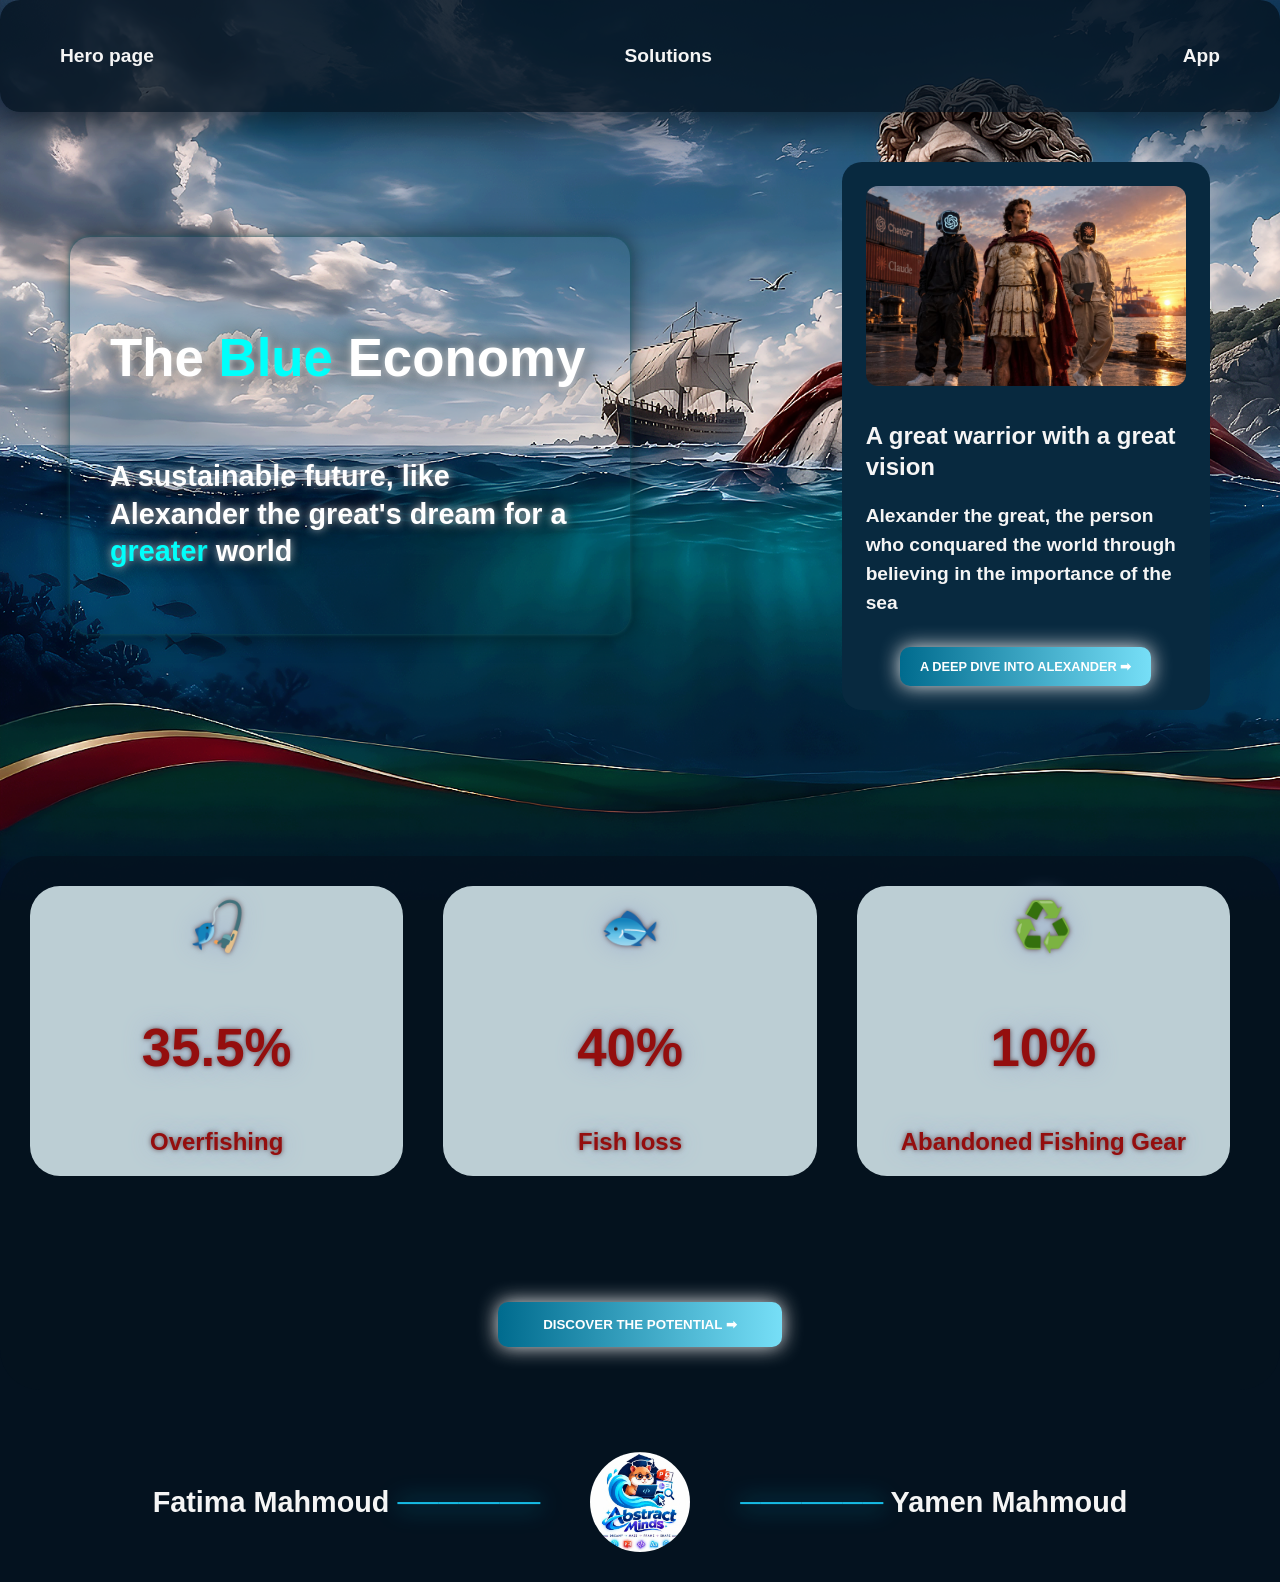
<file: final/index.html>
<!DOCTYPE html>
<html lang="en">
<head>
    <meta charset="UTF-8">
    <meta name="viewport" content="width=device-width, initial-scale=1.0">
    <title>Blue Economy</title>
    <link rel="stylesheet" href="./style.css">
</head>
<body>
    <div class="page">
        <section class="first-part">
        <nav class="navbar">
            <ul class="navlinks">
              <li><a href="./index.html">Hero page</a></li>
              <li><a href="./solutions.html">Solutions</a></li>
              <li><a href="./app.html">App</a></li>
            </ul>
        </nav>
        </section>

        <section class="second-part">
            <article class="first-text">
                <h1>The <span>Blue</span> Economy</h1>
                <h2>A sustainable future, like Alexander the great's dream for a <span>greater</span> world</h2>
            </article>

            <article class="box">
                <img src="./card1.jpeg" alt="card">
                <h2>A great warrior with a great vision </h2>
                <p>Alexander the great, the person who conquared the world through believing in the importance of the sea</p>
                <button class="y-button">A deep dive into Alexander ➡ </button>
            </article>
        </section>

        <section class="last-part">

            <div class="grid">
                <div class="grid-container">
                <article class="card">
                    <p>🎣</p>
                    <h1 data-new="20%">35.5%</h1>
                    <h2>Overfishing</h2>
                </article>

                <article class="card">
                    <p>🐟</p>
                    <h1 data-new="15%">40%</h1>
                    <h2>Fish loss</h2>
                </article>
            
                <article class="card">
                    <p>♻️</p>
                    <h1 data-new="3%">10%</h1>
                    <h2>Abandoned Fishing Gear</h2>
                </article>
            </div>
            <div class="button">
                <button class="y-button">Discover The Potential ➡ </button>
            </div>
        </section>
            <footer class="footer">
                <h2>Fatima Mahmoud <span class="gold">───────</span></h2>
                <img src="./icon.jpeg" alt="icon">
                <h2><span class="gold">───────</span> Yamen Mahmoud</h2>
            </footer>

    </div>

    <script src="final.js"></script>
</body>
</html>
</file>
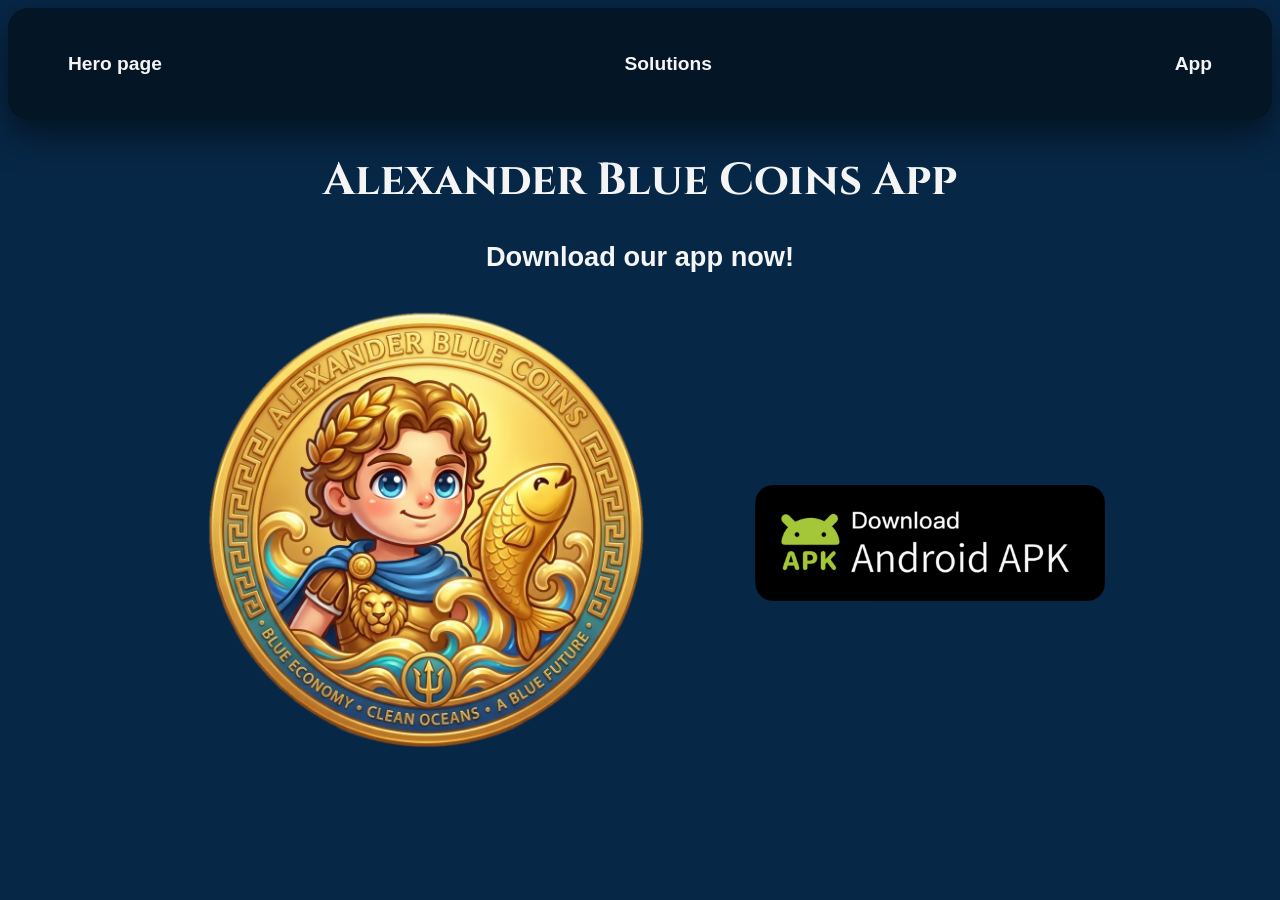
<file: final/app.html>
<!DOCTYPE html>
<html lang="en">
<head>
    <meta charset="UTF-8">
    <meta name="viewport" content="width=device-width, initial-scale=1.0">
    <title>Blue Economy</title>
    <link rel="stylesheet" href="./app.css">
    <link href="https://fonts.googleapis.com/css2?family=Cinzel:wght@700;900&family=Poppins:wght@500;600&display=swap" rel="stylesheet">
</head>
<body>
    <div>
    <section class="first-part">
        <nav class="navbar" id="navbar3">
            <ul class="navlinks">
              <li><a href="./index.html">Hero page</a></li>
              <li><a href="./solutions.html">Solutions</a></li>
              <li><a href="./app.html">App</a></li>
            </ul>
        </nav>
    </section>
        <section class="s-part">
    <h1>Alexander Blue Coins App</h1>
    <p>Download our app now!</p>
    <div class="images">
        <img src="alex-jr.png" alt="Alexander Blue Coins app preview" class="app-image">
        <a href="https://www.figma.com/proto/GbQ61Wxkwrt8GKKyCsKJ9G/Untitled?node-id=249-11&p=f&t=x3KL7vc38IhUBZoy-1&scaling=scale-down&content-scaling=fixed&page-id=249%3A2&starting-point-node-id=249%3A11">
            <img src="download.png" alt="download" class="d-button">
        </a>
    </div>
</section>
    </div>    
</body>
</html>
</file>
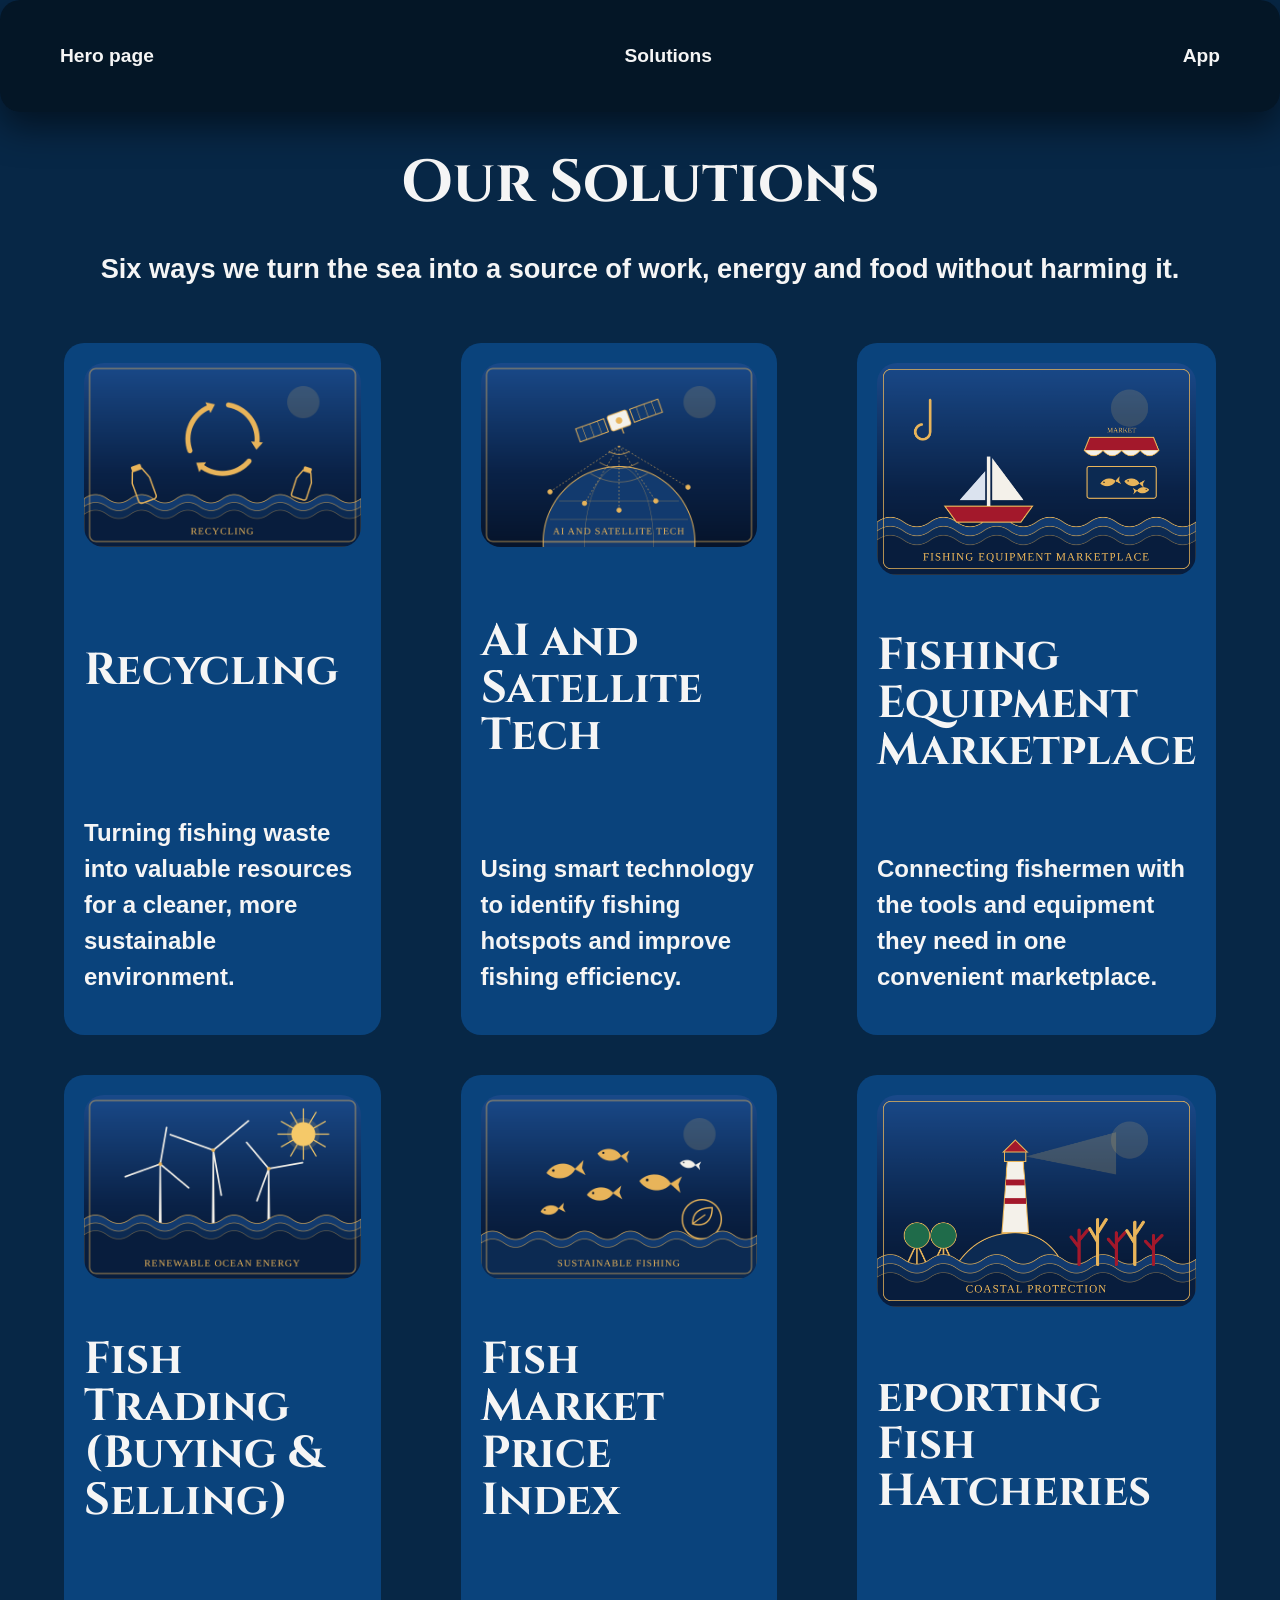
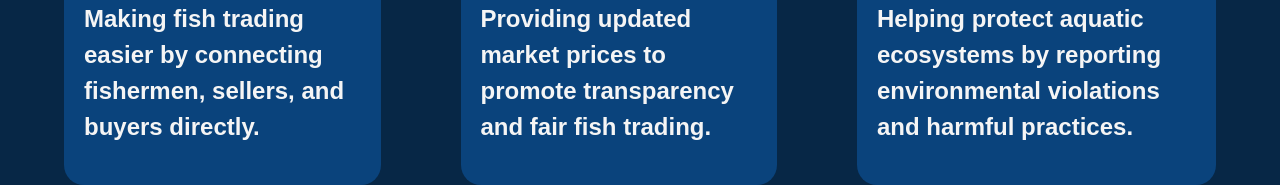
<file: final/solutions.html>
<!DOCTYPE html>
<html lang="en">
<head>
    <meta charset="UTF-8">
    <meta name="viewport" content="width=device-width, initial-scale=1.0">
    <title>Blue Economy</title>
    <link rel="stylesheet" href="./solutions.css">
    <link href="https://fonts.googleapis.com/css2?family=Cinzel:wght@500;700&display=swap" rel="stylesheet">
</head>
<body>
    <section class="first-part">
        <nav class="navbar">
            <ul class="navlinks">
              <li><a href="./index.html">Hero page</a></li>
              <li><a href="./solutions.html">Solutions</a></li>
              <li><a href="./app.html">App</a></li>
            </ul>
        </nav>
        </section>

        <div class="texts">
            <h1>Our Solutions</h1>
            <p>Six ways we turn the sea into a source of work, energy and food without harming it.</p>
        </div>
    
    <div class="grid2">

        <article class="cards">
            <img src="./recycling.png" alt="recycling">
            <h1>Recycling</h1>
            <h2>Turning fishing waste into valuable resources for a cleaner, more sustainable environment.</h2>
        </article>

        <article class="cards">
            <img src="./ai-and-satellite-tech.png" alt="ai">
            <h1>AI and Satellite Tech</h1>
            <h2>Using smart technology to identify fishing hotspots and improve fishing efficiency.</h2>
        </article>

        <article class="cards">
            <img src="./fishing-equipment-marketplace.png" alt="market">
            <h1>Fishing Equipment Marketplace</h1>
            <h2>Connecting fishermen with the tools and equipment they need in one convenient marketplace.</h2>
        </article>

        <article class="cards">
            <img src="renewable-ocean-energy.png" alt="renewable">
            <h1>Fish Trading (Buying & Selling)</h1>
            <h2>Making fish trading easier by connecting fishermen, sellers, and buyers directly.</h2>
        </article>

        <article class="cards">
            <img src="./sustainable-fishing.png" alt="sustainable">
            <h1>Fish Market Price Index</h1>
            <h2>Providing updated market prices to promote transparency and fair fish trading.</h2>
        </article>
        
        <article class="cards">
            <img src="./coastal-protection.png" alt="costal">
            <h1>eporting Fish Hatcheries</h1>
            <h2>Helping protect aquatic ecosystems by reporting environmental violations and harmful practices.</h2>
        </article>

    </div>

</body>
</html>
</file>
<file: final/style.css>
body {
    background-color: #04121f;
    font-family: 'Segoe UI', Arial, sans-serif;
    margin: 0;
    color: whitesmoke;
}

.page {
    background-image: url(background5.png);
    background-size: cover;
    background-position: static;
    background-repeat: no-repeat;
    background-attachment: fixed;
}

span {
    color: #00fffb;
}

.navlinks {
    display: flex;
    justify-content: space-between;
    align-items: center;
    padding: 30px 40px;
    margin: 0;
    list-style: none;
    color: white;
    font-weight: bold;
}

.navbar {
    position: relative;
    padding: 15px 20px;
    background: rgba(4, 18, 31, 0.8);
    box-shadow: 0 15px 35px rgba(0, 0, 0, 0.5);
    border-radius: 20px;
}

.navlinks a {
    color: whitesmoke;
    text-decoration: none;
    position: relative;
    transition: all 0.5s;
    font-size: 1.2rem;
}

.navlinks a:hover {
    color: white;
    text-shadow: 0 0 10px cyan, 0 0 20px cyan, 0 0 30px cyan, 0 0 40px cyan;
}

h1 {
    font-weight: bold;
    font-size: 3.3rem;
    line-height: 1.05;
}

p {
    font-weight: bold;
    font-size: 1.2rem;
    padding-bottom: 10px;
    line-height: 1.7;
}

.second-part h2 {
    padding-top: 20px;
    line-height: 1.3;
    max-width: 480px;
    font-size: 1.8rem;
}

.second-part {
    display: flex;
    align-items: center;
    justify-content: space-between;
    gap: 20px;
    padding: 50px 70px;
}

.box {
    width: 320px;
    flex-shrink: 0;
    backdrop-filter: blur(10px);
    background-color: rgb(8, 41, 63);
    padding: 24px;
    border-radius: 20px;
}

.box img {
    width: 100%;
    height: 200px;
    object-fit: cover;
    border-radius: 12px;

}

.box h2 {
    font-size: 1.5rem;
    padding-top: 10px;
    font-weight: bold;
}

.box p {
    font-weight: bold;
    font-size: 1.2rem;
    line-height: 1.5;
}

.box .y-button {
    margin: 10px auto 0;
    padding: 12px 20px;
    font-size: 0.8rem;
}

.first-text h1,
.first-text h2 {
    color: white;
    text-shadow: 0 0 8px rgba(240, 241, 241, 0.8), 0 0 25px rgb(0, 0, 0);
}

.first-text {
    border-radius: 20px;
    padding: 40px;
    box-shadow: 0 0 4px rgba(21, 102, 116, 0.8), 0 0 25px rgba(0, 0, 0, 0.6);
}

.y-button {
    background-image: linear-gradient(to right, #006b8e 0%, #79e1f9 51%, #60cddb 100%);
    margin: 10px;
    padding: 15px 45px;
    text-align: center;
    text-transform: uppercase;
    transition: 0.5s;
    background-size: 200% auto;
    color: white;
    box-shadow: 0 0 20px #eeeeee;
    border-radius: 10px;
    display: block;
    outline: none;
    border: none;
    font-weight: bold;
}

.y-button:hover {
    background-position: right center;
    color: #fff;
    text-decoration: none;
}
.grid {
    flex: 1;
    gap: 20px;
    display: flex;
    justify-content: space-between;
    min-width: 0;
    flex-direction: column;
}
.grid-container {
    display: flex;
    gap: 20px;
    margin: 0px;
}
.card {
    flex: 1;
    text-align: center;
    color: #940e0e;
    background-color: rgba(214, 232, 236, 0.884);
    border-radius: 30px;
    text-shadow: 0 0 5px rgba(51, 1, 1, 0.63), 0 0 25px rgb(157, 174, 206);
    transition: background-color 0.1s ease;
    width: 50px;
    margin-right: 20px;
}

.grid.active .card {
    color: #0b5c26;
    text-shadow: 0 0 5px rgb(70, 168, 210), 0 0 25px rgb(163, 171, 187);
}

.button {
    display: flex;
    align-items: center;
    justify-content: center;
    margin-top: 6rem;
    margin-bottom: 2rem;
}
.last-part {
    background-color: rgba(4, 18, 31, 0.8);
    display: flex;
    align-items: center;
    justify-content: center;
    padding: 30px 30px 1px 30px;
    margin-top: 6rem;
    margin-bottom: 2rem;
    border-radius: 40px;
}
.footer {
    display: flex;
    flex-direction: row;
    align-items: center;
    justify-content: center;
    gap: 20px;
}

.footer img {
    max-width: 100px;
    height: 100px;
    border-radius: 100px;
    margin: 30px;
}

.footer h2 {
    font-weight: bold;
    font-size: 1.8rem;
}

.gold {
    color: #16bae3;
    filter: drop-shadow(0 1px 12px rgb(6, 209, 255));
}

.card p{
    margin: 0;
    font-size: 3.001rem;
    padding-bottom: 0;
}
</file>
<file: final/app.css>
body {
    background-color: #072746;
    font-family: 'Segoe UI', Arial, sans-serif;
    color: whitesmoke;
}

.navlinks {
    display: flex;
    justify-content: space-between;
    align-items: center;
    padding: 30px 40px;
    margin: 0;
    list-style: none;
    color: white;
    font-weight: bold;
}

.navbar {
    position: relative;
    padding: 15px 20px;
    background: rgba(4, 18, 31, 0.8);
    box-shadow: 0 15px 35px rgba(0, 0, 0, 0.5);
    border-radius: 20px;
}

.navlinks a {
    color: whitesmoke;
    text-decoration: none;
    position: relative;
    transition: all 0.5s;
    font-size: 1.2rem;
}

.navlinks a:hover {
    color: white;
    text-shadow: 0 0 10px cyan, 0 0 20px cyan, 0 0 30px cyan, 0 0 40px cyan;
}

.texts h1 {
    font-weight: bold;
    font-size: 3.7rem;
    line-height: 1.05;
}

h1 , .texts h1{
    font-family: 'Cinzel', serif;
}

h1{
    font-size: 2.8rem;
    line-height: 1.05;
}

p{
    font-weight: bold;
    font-size: 1.7rem;
    margin: auto;
}

.s-part {
    text-align: center;
}

.s-part p {
    margin: 20px 0;
}

.images {
    display: flex;
    flex-direction: row;
    justify-content: center;
    align-items: center;
    gap: 80px;
    flex-wrap: nowrap;
}

.images img {
    max-width: 100%;
    height: auto;
    display: block;
}

.app-image {
    width: 500px;
}

.d-button {
    width: 350px;
}

/* Hover on the link so it doesn't fight the float */
.images a {
    display: inline-block;
    transition: transform 0.3s;
}

.images a:hover {
    transform: scale(1.08);
}

/* Floating animation */
@keyframes float {
    0%, 100% { transform: translateY(0); }
    50%      { transform: translateY(-15px); }
}

.d-button,
.app-image {
    animation: float 4s ease-in-out infinite;
}

.app-image {
    animation-delay: 0.8s;
}

@media (prefers-reduced-motion: reduce) {
    .d-button,
    .app-image {
        animation: none;
    }
}
</file>
<file: final/solutions.css>
body {
    background-color: #072746;
    font-family: 'Segoe UI', Arial, sans-serif;
    margin: 0;
    color: whitesmoke;
}

.navlinks {
    display: flex;
    justify-content: space-between;
    align-items: center;
    padding: 30px 40px;
    margin: 0;
    list-style: none;
    color: white;
    font-weight: bold;
}

.navbar {
    position: relative;
    padding: 15px 20px;
    background: rgba(4, 18, 31, 0.8);
    box-shadow: 0 15px 35px rgba(0, 0, 0, 0.5);
    border-radius: 20px;
}

.navlinks a {
    color: whitesmoke;
    text-decoration: none;
    position: relative;
    transition: all 0.5s;
    font-size: 1.2rem;
}

.navlinks a:hover {
    color: white;
    text-shadow: 0 0 10px cyan, 0 0 20px cyan, 0 0 30px cyan, 0 0 40px cyan;
}


.texts h1 {
    font-weight: bold;
    font-size: 3.7rem;
    line-height: 1.05;
}

h1 , .texts h1{
    font-family: 'Cinzel', serif;
}

h1{
    font-size: 2.8rem;
    line-height: 1.05;
}

.grid2 {
    display: grid;
    gap: 80px;
    grid-template-columns: repeat(3, 1fr);
    max-width: none;
    margin: 0 ;
    padding: 30px 5vw;
}

.cards{
    display: flex;
    flex-direction: column;
    background-color: #0a437c;
    border-radius: 20px;
    padding: 20px;
    justify-content: space-between;
    height: 100%;
}

.cards img{
    width: 100%;
    height: auto;
    display: block;
    border-radius: 20px;
}

.texts p,.texts h1{
    display: flex;
    justify-content: center;
}
p{
    font-weight: bold;
    font-size: 1.7rem;
}

h2{
    line-height: 1.5;
}
</file>
